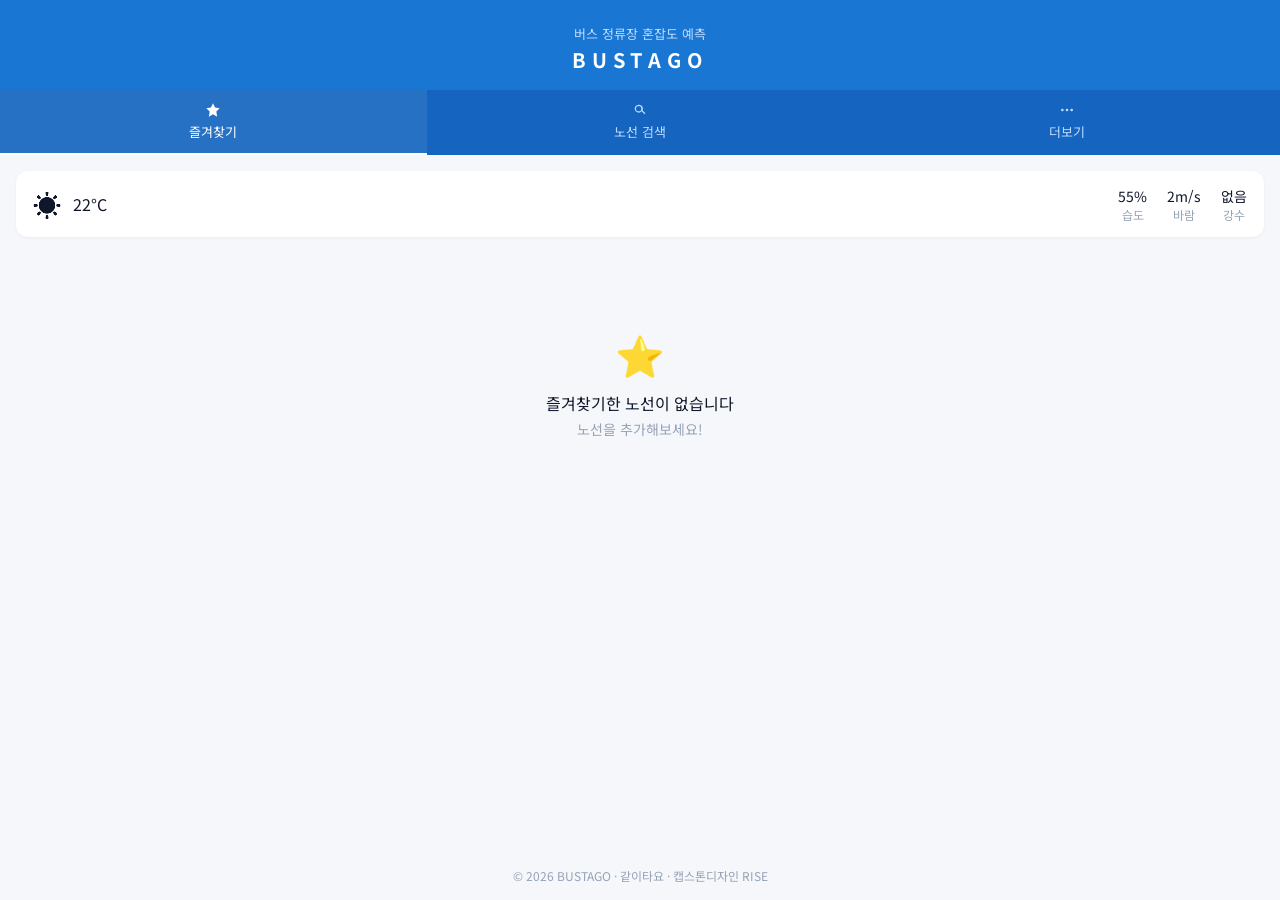
<file: archive/student-design-ref/index.html>
<!DOCTYPE html>
<html lang="ko">
<head>
  <meta charset="UTF-8" />
  <meta name="viewport" content="width=device-width, initial-scale=1.0, viewport-fit=cover" />
  <meta name="theme-color" content="#1976D2" />
  <meta name="description" content="BUSTAGO - 버스 정류장 혼잡도 예측" />
  <title>BUSTAGO - 버스 혼잡도 예측</title>
  <link rel="preconnect" href="https://fonts.googleapis.com" />
  <link rel="preconnect" href="https://fonts.gstatic.com" crossorigin />
  <link href="https://fonts.googleapis.com/css2?family=Noto+Sans+KR:wght@300;400;500;700;900&display=swap" rel="stylesheet" />
  <link rel="stylesheet" href="style.css" />
  <link rel="manifest" href="manifest.json" />
  <link rel="icon" href="data:image/svg+xml,<svg xmlns='http://www.w3.org/2000/svg' viewBox='0 0 100 100'><text y='.9em' font-size='90'>🚌</text></svg>" />
</head>
<body data-theme="light">

  <!-- 상단 헤더: 항상 중앙 정렬, 다크모드 시 색상 토큰 전환에 사용됨 -->
  <header class="app-header">
    <div class="header-sub">버스 정류장 혼잡도 예측</div>
    <div class="header-title">BUSTAGO</div>
  </header>

  <!-- 메뉴 탭: 즐겨찾기(기본 홈) / 노선 검색 / 더보기 — data-tab 값이 패널 전환 키로 사용됨 -->
  <nav class="tabs" id="tabs">
    <button class="tab active" data-tab="fav">
      <svg viewBox="0 0 24 24" class="tab-ico"><path d="M12 2l3.09 6.26L22 9.27l-5 4.87L18.18 22 12 18.27 5.82 22 7 14.14 2 9.27l6.91-1.01L12 2z" fill="currentColor"/></svg>
      <span>즐겨찾기</span>
    </button>
    <button class="tab" data-tab="search">
      <svg viewBox="0 0 24 24" class="tab-ico"><path d="M10 4a6 6 0 104.47 10.03l4.25 4.24 1.41-1.41-4.24-4.25A6 6 0 0010 4zm0 2a4 4 0 110 8 4 4 0 010-8z" fill="currentColor"/></svg>
      <span>노선 검색</span>
    </button>
    <button class="tab" data-tab="more">
      <svg viewBox="0 0 24 24" class="tab-ico"><circle cx="5" cy="12" r="2" fill="currentColor"/><circle cx="12" cy="12" r="2" fill="currentColor"/><circle cx="19" cy="12" r="2" fill="currentColor"/></svg>
      <span>더보기</span>
    </button>
  </nav>

  <!-- 메인 콘텐츠: data-panel 속성으로 탭과 1:1 매핑됨 (.active 클래스가 표시 상태로 사용됨) -->
  <main class="app-main">
    <!-- 즐겨찾기 패널 — 기본 홈. 날씨 카드 + 즐겨찾기 노선 목록 또는 빈 상태로 구성됨 -->
    <section class="tab-panel active" data-panel="fav">
      <div class="weather-card card">
        <div class="weather-left">
          <span class="weather-ico">☀️</span>
          <span class="weather-temp">22°C</span>
        </div>
        <div class="weather-right">
          <div><div class="v">55%</div><div class="l">습도</div></div>
          <div><div class="v">2m/s</div><div class="l">바람</div></div>
          <div><div class="v">없음</div><div class="l">강수</div></div>
        </div>
      </div>
      <div class="fav-list" id="favList"></div>
      <div class="empty-state" id="favEmpty">
        <div class="empty-ico">⭐</div>
        <div class="empty-title">즐겨찾기한 노선이 없습니다</div>
        <div class="empty-sub">노선을 추가해보세요!</div>
      </div>
    </section>

    <!-- 노선 검색 패널 — 검색 입력 + 결과 카운트 + 노선 카드 목록. 카드는 app.js의 routeCardHTML()로 동적 생성됨 -->
    <section class="tab-panel" data-panel="search">
      <input type="text" class="search-input" id="searchInput" placeholder="노선번호 또는 목적지 검색" />
      <div class="search-count">
        <span>검색 결과</span>
        <span><b id="searchCount">0</b>개 노선</span>
      </div>
      <div class="route-list" id="routeList"></div>
    </section>

    <!-- 더보기 패널 — 테마 토글 / 서비스 정보(인앱 시트) / 문의하기(외부 링크)로 구성됨 -->
    <section class="tab-panel" data-panel="more">
      <button class="more-item card" id="themeToggle">
        <div class="mi-left">
          <span class="mi-ico" id="themeIcon">☀️</span>
          <span id="themeLabel">라이트 모드</span>
        </div>
        <span class="switch" id="themeSwitch"><span class="thumb"></span></span>
      </button>
      <button class="more-item card" data-action="info">
        <div class="mi-left"><span class="mi-ico ico-blue">ℹ️</span><span>서비스 정보</span></div>
        <span class="chev">›</span>
      </button>
      <button class="more-item card" data-action="contact">
        <div class="mi-left"><span class="mi-ico ico-pink">✉️</span><span>문의하기</span></div>
        <span class="chev">↗</span>
      </button>
    </section>
  </main>

  <footer class="app-footer">© 2026 BUSTAGO · 같이타요 · 캡스톤디자인 RISE</footer>

  <!-- 노선 상세 바텀시트 — 노선 카드 클릭 시 표시됨. 핸들 드래그(80px 이상)로 닫기 가능 -->
  <div class="sheet-backdrop" id="sheetBackdrop"></div>
  <div class="sheet" id="routeSheet" role="dialog" aria-hidden="true">
    <div class="sheet-handle" id="sheetHandle"></div>
    <div class="sheet-header">
      <div class="sheet-title-row">
        <h2 class="sheet-title" id="sheetRouteName">송정51</h2>
        <span class="bus-badge" id="sheetBusType">일반</span>
      </div>
      <button class="fav-btn" id="sheetFavBtn">
        <span class="fav-star">☆</span><span class="fav-text">추가</span>
      </button>
    </div>
    <div class="sheet-body">
      <div class="stops-card">
        <div class="stops-meta">
          <span class="bus-ico">🚌</span>
          <span id="sheetRouteDir">출발 → 도착</span>
        </div>
        <div class="stops-track" id="sheetStops"></div>
      </div>

      <div class="congestion-card">
        <div class="cong-circle" id="sheetCongCircle">여유</div>
        <div>
          <div class="cong-title" id="sheetCongTitle">지금 탑승하세요!</div>
          <div class="cong-msg" id="sheetCongMsg">대기 인원 적음 · 탑승 가능성 높음</div>
        </div>
      </div>

      <div class="forecast-card">
        <div class="forecast-bars" id="sheetForecast"></div>
        <div class="forecast-labels" id="sheetForecastLabels"></div>
      </div>

      <div class="arrival-card">
        <div class="arrival-head"><span class="bus-ico">🚌</span><span>실시간 도착</span></div>
        <div class="arrival-row">
          <div>
            <span class="arr-name" id="sheetArrName">송정51</span>
            <span class="arr-dest" id="sheetArrDest">→ 광주역</span>
          </div>
          <div class="arr-eta">
            <div class="arr-min" id="sheetArrMin">3분</div>
            <div class="arr-stop" id="sheetArrStop">2정류장</div>
          </div>
        </div>
      </div>
    </div>
  </div>

  <!-- 서비스 정보 바텀시트 — '더보기 → 서비스 정보' 클릭 시 표시됨. 정적 콘텐츠 (버전/소속/팀) 출력에 사용됨 -->
  <div class="sheet-backdrop" id="infoBackdrop"></div>
  <div class="sheet sheet-info" id="infoSheet" role="dialog" aria-hidden="true">
    <div class="sheet-handle" id="infoHandle"></div>
    <div class="sheet-header">
      <div class="sheet-title-row"><h2 class="sheet-title">서비스 정보</h2></div>
    </div>
    <div class="sheet-body">
      <div class="info-row"><span>버전</span><b>BUSTAGO v1.0</b></div>
      <div class="info-row"><span>소속</span><b>광주대학교 캡스톤디자인 RISE</b></div>
      <div class="info-row"><span>팀</span><b>같이타요</b></div>
    </div>
  </div>

  <script src="app.js"></script>
</body>
</html>
</file>
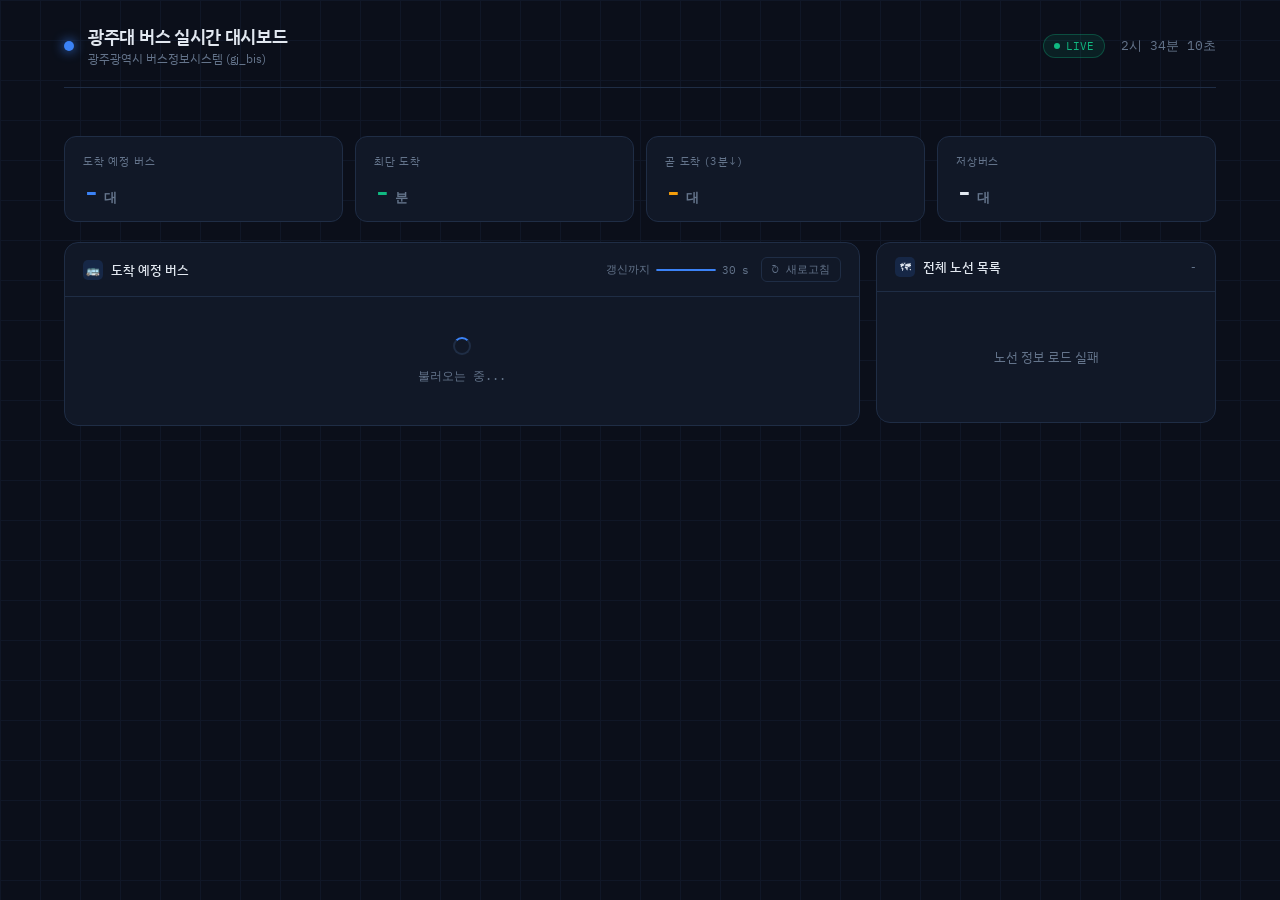
<file: docs/06_조사데이터/gj_bis_captest/captest/dashboard.html>
<!DOCTYPE html>
<html lang="ko">
<head>
<meta charset="UTF-8">
<meta name="viewport" content="width=device-width, initial-scale=1.0">
<title>광주대 버스 실시간 대시보드</title>
<link href="https://fonts.googleapis.com/css2?family=IBM+Plex+Sans+KR:wght@300;400;500;600&family=IBM+Plex+Mono:wght@400;600&display=swap" rel="stylesheet">
<style>
  :root {
    --bg:        #0b0f1a;
    --surface:   #111827;
    --surface2:  #1a2235;
    --border:    #1f2d45;
    --accent:    #3b82f6;
    --accent2:   #06b6d4;
    --green:     #10b981;
    --yellow:    #f59e0b;
    --red:       #ef4444;
    --text:      #e2e8f0;
    --muted:     #64748b;
    --mono:      'IBM Plex Mono', monospace;
    --sans:      'IBM Plex Sans KR', sans-serif;
  }

  * { margin: 0; padding: 0; box-sizing: border-box; }

  body {
    font-family: var(--sans);
    background: var(--bg);
    color: var(--text);
    min-height: 100vh;
    overflow-x: hidden;
  }

  /* 배경 그리드 */
  body::before {
    content: '';
    position: fixed;
    inset: 0;
    background-image:
      linear-gradient(var(--border) 1px, transparent 1px),
      linear-gradient(90deg, var(--border) 1px, transparent 1px);
    background-size: 40px 40px;
    opacity: 0.3;
    pointer-events: none;
    z-index: 0;
  }

  .wrap { position: relative; z-index: 1; max-width: 1200px; margin: 0 auto; padding: 24px; }

  /* 헤더 */
  header {
    display: flex;
    align-items: center;
    justify-content: space-between;
    margin-bottom: 28px;
    padding-bottom: 20px;
    border-bottom: 1px solid var(--border);
  }

  .header-left { display: flex; align-items: center; gap: 14px; }

  .logo-dot {
    width: 10px; height: 10px;
    border-radius: 50%;
    background: var(--accent);
    box-shadow: 0 0 12px var(--accent);
    animation: pulse 2s infinite;
  }

  @keyframes pulse {
    0%, 100% { box-shadow: 0 0 8px var(--accent); }
    50%       { box-shadow: 0 0 20px var(--accent); }
  }

  .header-title { font-size: 18px; font-weight: 600; letter-spacing: -0.3px; }
  .header-sub   { font-size: 12px; color: var(--muted); margin-top: 2px; }

  .header-right { display: flex; align-items: center; gap: 16px; }

  .live-badge {
    display: flex; align-items: center; gap: 6px;
    font-family: var(--mono); font-size: 11px;
    color: var(--green);
    background: rgba(16,185,129,0.1);
    border: 1px solid rgba(16,185,129,0.3);
    padding: 4px 10px; border-radius: 20px;
  }

  .live-dot {
    width: 6px; height: 6px; border-radius: 50%;
    background: var(--green);
    animation: pulse-g 1.5s infinite;
  }

  @keyframes pulse-g {
    0%, 100% { opacity: 1; }
    50%       { opacity: 0.3; }
  }

  #clock {
    font-family: var(--mono); font-size: 13px; color: var(--muted);
  }

  /* 정류소 탭 */
  .stop-tabs {
    display: flex; gap: 8px; margin-bottom: 20px;
  }

  .stop-tab {
    padding: 8px 18px;
    border-radius: 8px;
    border: 1px solid var(--border);
    background: var(--surface);
    color: var(--muted);
    font-size: 13px; font-family: var(--sans);
    cursor: pointer;
    transition: all 0.2s;
  }

  .stop-tab:hover { border-color: var(--accent); color: var(--text); }

  .stop-tab.active {
    background: rgba(59,130,246,0.15);
    border-color: var(--accent);
    color: var(--accent);
    font-weight: 500;
  }

  /* 상단 통계 카드 */
  .stats-row {
    display: grid;
    grid-template-columns: repeat(4, 1fr);
    gap: 12px;
    margin-bottom: 20px;
  }

  .stat-card {
    background: var(--surface);
    border: 1px solid var(--border);
    border-radius: 12px;
    padding: 16px 18px;
    transition: border-color 0.2s;
  }

  .stat-card:hover { border-color: var(--accent); }

  .stat-label { font-size: 11px; color: var(--muted); text-transform: uppercase; letter-spacing: 0.8px; margin-bottom: 8px; }

  .stat-value {
    font-family: var(--mono);
    font-size: 28px; font-weight: 600;
    line-height: 1;
  }

  .stat-value.blue   { color: var(--accent); }
  .stat-value.green  { color: var(--green); }
  .stat-value.yellow { color: var(--yellow); }
  .stat-value.red    { color: var(--red); }

  .stat-unit { font-size: 13px; color: var(--muted); margin-left: 4px; }

  /* 메인 그리드 */
  .main-grid {
    display: grid;
    grid-template-columns: 1fr 340px;
    gap: 16px;
  }

  /* 패널 공통 */
  .panel {
    background: var(--surface);
    border: 1px solid var(--border);
    border-radius: 14px;
    overflow: hidden;
  }

  .panel-header {
    display: flex; align-items: center; justify-content: space-between;
    padding: 14px 18px;
    border-bottom: 1px solid var(--border);
  }

  .panel-title {
    font-size: 13px; font-weight: 500; color: var(--text);
    display: flex; align-items: center; gap: 8px;
  }

  .panel-icon {
    width: 20px; height: 20px;
    background: rgba(59,130,246,0.15);
    border-radius: 5px;
    display: flex; align-items: center; justify-content: center;
    font-size: 11px;
  }

  .refresh-btn {
    font-size: 11px; font-family: var(--mono);
    color: var(--muted);
    background: none; border: 1px solid var(--border);
    border-radius: 6px; padding: 4px 10px;
    cursor: pointer; transition: all 0.2s;
  }

  .refresh-btn:hover { color: var(--accent); border-color: var(--accent); }

  /* 도착 테이블 */
  .arrive-table { width: 100%; border-collapse: collapse; }

  .arrive-table th {
    font-size: 10px; text-transform: uppercase; letter-spacing: 0.8px;
    color: var(--muted); font-weight: 400;
    padding: 10px 18px; text-align: left;
    border-bottom: 1px solid var(--border);
    background: rgba(0,0,0,0.2);
  }

  .arrive-table td {
    padding: 13px 18px;
    font-size: 13px;
    border-bottom: 1px solid rgba(31,45,69,0.5);
    vertical-align: middle;
  }

  .arrive-table tr:last-child td { border-bottom: none; }

  .arrive-table tr {
    transition: background 0.15s;
    animation: fadeIn 0.3s ease both;
  }

  .arrive-table tr:hover { background: rgba(59,130,246,0.05); }

  @keyframes fadeIn {
    from { opacity: 0; transform: translateY(4px); }
    to   { opacity: 1; transform: none; }
  }

  .line-badge {
    display: inline-block;
    padding: 3px 8px; border-radius: 5px;
    font-family: var(--mono); font-size: 12px; font-weight: 600;
    background: rgba(59,130,246,0.15);
    color: var(--accent);
    border: 1px solid rgba(59,130,246,0.3);
    white-space: nowrap;
  }

  .line-badge.kind2 { background: rgba(6,182,212,0.15); color: var(--accent2); border-color: rgba(6,182,212,0.3); }
  .line-badge.kind3 { background: rgba(245,158,11,0.15); color: var(--yellow); border-color: rgba(245,158,11,0.3); }

  .remain-bar-wrap { display: flex; align-items: center; gap: 8px; }

  .remain-bar {
    flex: 1; height: 4px;
    background: var(--border);
    border-radius: 2px;
    overflow: hidden;
  }

  .remain-bar-fill {
    height: 100%; border-radius: 2px;
    transition: width 0.5s ease;
  }

  .soon  { color: var(--green);  }
  .mid   { color: var(--yellow); }
  .far   { color: var(--muted);  }

  .arrive-flag {
    display: inline-flex; align-items: center; gap: 4px;
    font-size: 11px; font-family: var(--mono);
    padding: 2px 7px; border-radius: 4px;
  }

  .arrive-flag.imminent {
    background: rgba(16,185,129,0.15);
    color: var(--green);
    border: 1px solid rgba(16,185,129,0.3);
    animation: blink 1s infinite;
  }

  .arrive-flag.normal {
    background: rgba(100,116,139,0.1);
    color: var(--muted);
    border: 1px solid var(--border);
  }

  @keyframes blink {
    0%, 100% { opacity: 1; }
    50%       { opacity: 0.5; }
  }

  /* 우측 패널 - 노선 목록 */
  .right-col { display: flex; flex-direction: column; gap: 16px; }

  .line-list { padding: 8px 0; max-height: 380px; overflow-y: auto; }

  .line-list::-webkit-scrollbar { width: 4px; }
  .line-list::-webkit-scrollbar-track { background: transparent; }
  .line-list::-webkit-scrollbar-thumb { background: var(--border); border-radius: 2px; }

  .line-item {
    display: flex; align-items: center; justify-content: space-between;
    padding: 10px 18px;
    cursor: pointer;
    transition: background 0.15s;
    border-bottom: 1px solid rgba(31,45,69,0.4);
  }

  .line-item:hover { background: rgba(59,130,246,0.06); }
  .line-item:last-child { border-bottom: none; }

  .line-item-left { display: flex; align-items: center; gap: 10px; }

  .line-num-tag {
    font-family: var(--mono); font-size: 11px; font-weight: 600;
    padding: 2px 7px; border-radius: 4px;
    background: rgba(59,130,246,0.12);
    color: var(--accent);
    min-width: 36px; text-align: center;
  }

  .line-name { font-size: 12px; color: var(--text); max-width: 160px; white-space: nowrap; overflow: hidden; text-overflow: ellipsis; }
  .line-interval { font-family: var(--mono); font-size: 11px; color: var(--muted); }

  /* 빈 상태 */
  .empty-state {
    text-align: center; padding: 48px 24px;
    color: var(--muted); font-size: 13px;
  }

  .empty-state .icon { font-size: 32px; margin-bottom: 12px; opacity: 0.5; }

  /* 로딩 */
  .loading {
    text-align: center; padding: 40px;
    color: var(--muted); font-size: 12px; font-family: var(--mono);
  }

  .spinner {
    display: inline-block;
    width: 18px; height: 18px;
    border: 2px solid var(--border);
    border-top-color: var(--accent);
    border-radius: 50%;
    animation: spin 0.8s linear infinite;
    margin-bottom: 10px;
  }

  @keyframes spin { to { transform: rotate(360deg); } }

  /* 갱신 카운터 */
  .countdown {
    font-family: var(--mono); font-size: 11px; color: var(--muted);
    display: flex; align-items: center; gap: 6px;
  }

  .countdown-bar {
    width: 60px; height: 2px;
    background: var(--border); border-radius: 1px; overflow: hidden;
  }

  .countdown-fill {
    height: 100%; background: var(--accent);
    border-radius: 1px;
    transition: width 1s linear;
  }

  /* 저상버스 / 혼잡도 뱃지 */
  .tag {
    display: inline-block;
    font-size: 10px; font-family: var(--mono);
    padding: 1px 5px; border-radius: 3px;
    margin-left: 4px;
  }

  .tag-low  { background: rgba(16,185,129,0.15); color: var(--green); }
  .tag-ac   { background: rgba(6,182,212,0.15);  color: var(--accent2); }

  @media (max-width: 900px) {
    .stats-row { grid-template-columns: repeat(2,1fr); }
    .main-grid { grid-template-columns: 1fr; }
    .right-col { flex-direction: row; flex-wrap: wrap; }
    .right-col .panel { flex: 1 1 300px; }
  }
</style>
</head>
<body>
<div class="wrap">

  <!-- 헤더 -->
  <header>
    <div class="header-left">
      <div class="logo-dot"></div>
      <div>
        <div class="header-title">광주대 버스 실시간 대시보드</div>
        <div class="header-sub">광주광역시 버스정보시스템 (gj_bis)</div>
      </div>
    </div>
    <div class="header-right">
      <div class="live-badge"><div class="live-dot"></div> LIVE</div>
      <div id="clock">--:--:--</div>
    </div>
  </header>

  <!-- 정류소 탭 -->
  <div class="stop-tabs" id="stopTabs"></div>

  <!-- 통계 카드 -->
  <div class="stats-row">
    <div class="stat-card">
      <div class="stat-label">도착 예정 버스</div>
      <div class="stat-value blue" id="statTotal">-<span class="stat-unit">대</span></div>
    </div>
    <div class="stat-card">
      <div class="stat-label">최단 도착</div>
      <div class="stat-value green" id="statMin">-<span class="stat-unit">분</span></div>
    </div>
    <div class="stat-card">
      <div class="stat-label">곧 도착 (3분↓)</div>
      <div class="stat-value yellow" id="statSoon">-<span class="stat-unit">대</span></div>
    </div>
    <div class="stat-card">
      <div class="stat-label">저상버스</div>
      <div class="stat-value" id="statLow">-<span class="stat-unit">대</span></div>
    </div>
  </div>

  <!-- 메인 그리드 -->
  <div class="main-grid">

    <!-- 도착 정보 -->
    <div class="panel">
      <div class="panel-header">
        <div class="panel-title">
          <div class="panel-icon">🚌</div>
          도착 예정 버스
        </div>
        <div style="display:flex;align-items:center;gap:12px;">
          <div class="countdown">
            갱신까지 <div class="countdown-bar"><div class="countdown-fill" id="cdBar"></div></div>
            <span id="cdSec">30</span>s
          </div>
          <button class="refresh-btn" onclick="loadArrive()">↻ 새로고침</button>
        </div>
      </div>
      <div id="arriveBody">
        <div class="loading"><div class="spinner"></div><br>불러오는 중...</div>
      </div>
    </div>

    <!-- 우측 패널 -->
    <div class="right-col">

      <!-- 노선 목록 -->
      <div class="panel">
        <div class="panel-header">
          <div class="panel-title"><div class="panel-icon">🗺</div>전체 노선 목록</div>
          <span style="font-family:var(--mono);font-size:11px;color:var(--muted)" id="lineCount">-</span>
        </div>
        <div class="line-list" id="lineList">
          <div class="loading"><div class="spinner"></div><br>불러오는 중...</div>
        </div>
      </div>

    </div>
  </div>

</div>

<script>
const API = 'http://localhost:5000/api';

const STOPS = [];
let currentStop = null;
let countdown = 30;
let cdInterval = null;

// ── 시계 ──
function updateClock() {
  const now = new Date();
  document.getElementById('clock').textContent =
    now.toLocaleTimeString('ko-KR', {hour12: false});
}
setInterval(updateClock, 1000);
updateClock();

// ── 정류소 탭 초기화 ──
async function initStops() {
  const res = await fetch(`${API}/stops`);
  const data = await res.json();
  const tabs = document.getElementById('stopTabs');

  data.stops.forEach((stop, i) => {
    STOPS.push(stop);
    const btn = document.createElement('button');
    btn.className = 'stop-tab' + (i === 0 ? ' active' : '');
    btn.textContent = stop.name;
    btn.onclick = () => selectStop(i);
    tabs.appendChild(btn);
  });

  selectStop(0);
}

function selectStop(idx) {
  currentStop = STOPS[idx];
  document.querySelectorAll('.stop-tab').forEach((t, i) => {
    t.classList.toggle('active', i === idx);
  });
  loadArrive();
}

// ── 도착 정보 로드 ──
async function loadArrive() {
  if (!currentStop) return;
  document.getElementById('arriveBody').innerHTML =
    '<div class="loading"><div class="spinner"></div><br>불러오는 중...</div>';

  resetCountdown();

  try {
    const res = await fetch(`${API}/arrive/${currentStop.busstop_id}`);
    const data = await res.json();
    renderArrive(data.items || []);
  } catch(e) {
    document.getElementById('arriveBody').innerHTML =
      '<div class="empty-state"><div class="icon">⚠️</div>서버에 연결할 수 없습니다.<br>bus_server.py 실행 여부를 확인하세요.</div>';
  }
}

function renderArrive(items) {
  // 통계 업데이트
  const total = items.length;
  const mins  = items.map(i => parseInt(i.REMAIN_MIN) || 999);
  const minV  = mins.length ? Math.min(...mins) : null;
  const soon  = mins.filter(m => m <= 3).length;
  const low   = items.filter(i => i.LOW_BUS == 1).length;

  document.getElementById('statTotal').innerHTML = `${total}<span class="stat-unit">대</span>`;
  document.getElementById('statMin').innerHTML   = minV !== null && minV < 999
    ? `${minV}<span class="stat-unit">분</span>` : `-<span class="stat-unit">분</span>`;
  document.getElementById('statSoon').innerHTML  = `${soon}<span class="stat-unit">대</span>`;
  document.getElementById('statLow').innerHTML   = `${low}<span class="stat-unit">대</span>`;
  document.getElementById('statLow').className   = 'stat-value ' + (low > 0 ? 'green' : '');

  if (!items.length) {
    document.getElementById('arriveBody').innerHTML =
      '<div class="empty-state"><div class="icon">🚌</div>현재 도착 예정 버스가 없습니다.</div>';
    return;
  }

  // 남은 시간 기준 정렬
  items.sort((a, b) => (parseInt(a.REMAIN_MIN)||999) - (parseInt(b.REMAIN_MIN)||999));

  const maxMin = Math.max(...items.map(i => parseInt(i.REMAIN_MIN)||1));

  const rows = items.map((item, idx) => {
    const min    = parseInt(item.REMAIN_MIN) || 0;
    const stop   = parseInt(item.REMAIN_STOP) || 0;
    const kind   = item.LINE_KIND;
    const pct    = Math.max(5, 100 - Math.round((min / maxMin) * 100));
    const barClr = min <= 3 ? '#10b981' : min <= 10 ? '#f59e0b' : '#3b82f6';
    const minClr = min <= 3 ? 'soon' : min <= 10 ? 'mid' : 'far';
    const imminent = item.ARRIVE_FLAG == 1;
    const badgeKind = kind == 2 ? 'kind2' : kind == 3 ? 'kind3' : '';

    return `
      <tr style="animation-delay:${idx * 0.04}s">
        <td>
          <span class="line-badge ${badgeKind}">${item.SHORT_LINE_NAME || item.LINE_NAME}</span>
          ${item.LOW_BUS == 1 ? '<span class="tag tag-low">저상</span>' : ''}
          ${item.METRO_FLAG == 1 ? '<span class="tag tag-ac">급행</span>' : ''}
        </td>
        <td style="font-size:11px;color:var(--muted);max-width:140px;white-space:nowrap;overflow:hidden;text-overflow:ellipsis">
          ${item.DIR_START} → ${item.DIR_END}
        </td>
        <td>
          <div class="remain-bar-wrap">
            <div class="remain-bar">
              <div class="remain-bar-fill" style="width:${pct}%;background:${barClr}"></div>
            </div>
            <span class="${minClr}" style="font-family:var(--mono);font-size:13px;font-weight:600;min-width:36px">
              ${min}분
            </span>
          </div>
        </td>
        <td style="font-family:var(--mono);font-size:12px;color:var(--muted)">${stop}정류장</td>
        <td>
          <span class="arrive-flag ${imminent ? 'imminent' : 'normal'}">
            ${imminent ? '● 곧 도착' : '진행중'}
          </span>
        </td>
        <td style="font-size:11px;color:var(--muted)">${item.BUSSTOP_NAME}</td>
      </tr>`;
  }).join('');

  document.getElementById('arriveBody').innerHTML = `
    <table class="arrive-table">
      <thead>
        <tr>
          <th>노선</th>
          <th>방향</th>
          <th>도착 예정</th>
          <th>남은 정류장</th>
          <th>상태</th>
          <th>현재 위치</th>
        </tr>
      </thead>
      <tbody>${rows}</tbody>
    </table>`;
}

// ── 노선 목록 로드 ──
async function loadLines() {
  try {
    const res  = await fetch(`${API}/lines`);
    const data = await res.json();
    const items = data.items || [];

    document.getElementById('lineCount').textContent = `${items.length}개`;

    const html = items.map(line => {
      const kind = line.LINE_KIND;
      const color = kind == 2 ? 'var(--accent2)' : kind == 3 ? 'var(--yellow)' : 'var(--accent)';
      return `
        <div class="line-item">
          <div class="line-item-left">
            <span class="line-num-tag" style="color:${color}">${line.LINE_ID}</span>
            <span class="line-name">${line.LINE_NAME}</span>
          </div>
          <span class="line-interval">${line.RUN_INTERVAL}분</span>
        </div>`;
    }).join('');

    document.getElementById('lineList').innerHTML = html || '<div class="empty-state">노선 없음</div>';
  } catch(e) {
    document.getElementById('lineList').innerHTML =
      '<div class="empty-state">노선 정보 로드 실패</div>';
  }
}

// ── 카운트다운 ──
function resetCountdown() {
  countdown = 30;
  if (cdInterval) clearInterval(cdInterval);
  cdInterval = setInterval(() => {
    countdown--;
    document.getElementById('cdSec').textContent = countdown;
    document.getElementById('cdBar').style.width = `${(countdown / 30) * 100}%`;
    if (countdown <= 0) {
      loadArrive();
    }
  }, 1000);
}

// ── 초기화 ──
initStops();
loadLines();
</script>
</body>
</html>
</file>
<file: archive/student-design-ref/style.css>
/* BUSTAGO Student PWA - Styles
 * 라이트/다크 모드는 body[data-theme] 속성으로 전환됨
 * 색상은 CSS 변수(--*)로 토큰화되어 있어 테마 추가/수정에 사용됨
 */

/* 라이트 테마 토큰 (기본값) */
:root {
  --header-bg: #1976d2;
  --tab-bg: #1565c0;
  --tab-active: #2771c5;
  --page-bg: #f5f7fa;
  --card-bg: #ffffff;
  --card-border: transparent;
  --text-primary: #0f172a;
  --text-secondary: #475569;
  --text-muted: #94a3b8;
  --search-count-bg: #eff6ff;
  --search-count-fg: #1d4ed8;
  --search-input-bg: #ffffff;
  --search-input-border: #e2e8f0;
  --sheet-bg: #0f172a;
  --sheet-card: #1e293b;
  --sheet-card-border: #334155;
  --sheet-text: #ffffff;
  --sheet-sub: #cbd5e1;
}

/* 다크 테마 토큰 — body[data-theme="dark"]일 때만 적용됨 */
[data-theme="dark"] {
  --header-bg: #0f1f42;
  --tab-bg: #0c1731;
  --tab-active: #1a253f;
  --page-bg: #0b1426;
  --card-bg: #1a2438;
  --card-border: #243049;
  --text-primary: #f1f5f9;
  --text-secondary: #94a3b8;
  --text-muted: #64748b;
  --search-count-bg: #1a2438;
  --search-count-fg: #93c5fd;
  --search-input-bg: #1a2438;
  --search-input-border: #243049;
}

* { box-sizing: border-box; }
html, body {
  margin: 0;
  padding: 0;
  font-family: 'Noto Sans KR', system-ui, -apple-system, sans-serif;
  background: var(--page-bg);
  color: var(--text-primary);
  min-height: 100vh;
}
body { display: flex; flex-direction: column; min-height: 100vh; }
button { font-family: inherit; cursor: pointer; }
input { font-family: inherit; }

/* ====================================================
 * 헤더 + 탭 — 항상 화면 상단에 고정 배치되는 영역
 * ==================================================== */

/* 상단 'BUSTAGO' 헤더 영역에 사용됨 */
.app-header {
  background: var(--header-bg);
  color: #fff;
  padding: 24px 16px 16px;
  text-align: center;
  transition: background 0.2s;
}
.header-sub { color: #bfdbfe; font-size: 13px; }
[data-theme="dark"] .header-sub { color: #94a3b8; }
.header-title { font-weight: 700; letter-spacing: 0.3em; margin-top: 2px; font-size: 20px; }

/* 메뉴 탭 바 — 3등분 그리드. .active 클래스로 강조됨 */
.tabs {
  display: grid;
  grid-template-columns: repeat(3, 1fr);
  background: var(--tab-bg);
  color: #bfdbfe;
  transition: background 0.2s;
}
[data-theme="dark"] .tabs { color: #94a3b8; border-bottom: 1px solid #243049; }
.tab {
  background: transparent;
  border: none;
  border-bottom: 2px solid transparent;
  color: inherit;
  padding: 12px 4px;
  display: flex;
  flex-direction: column;
  align-items: center;
  gap: 4px;
  font-size: 13px;
  transition: background 0.2s, color 0.2s;
}
.tab .tab-ico { width: 16px; height: 16px; }
.tab.active {
  background: var(--tab-active);
  color: #fff;
  border-bottom-color: #fff;
}
[data-theme="dark"] .tab.active { border-bottom-color: #60a5fa; }

/* ====================================================
 * 메인 / 카드 공통
 * ==================================================== */

/* 패널 컨테이너 — .tab-panel.active만 표시됨 */
.app-main { flex: 1; padding: 16px; display: flex; flex-direction: column; gap: 12px; }
.tab-panel { display: none; flex-direction: column; gap: 12px; }
.tab-panel.active { display: flex; }

/* 모든 카드 컴포넌트 공통 외형 — 날씨/노선/더보기 항목 등에서 재사용됨 */
.card {
  background: var(--card-bg);
  border: 1px solid var(--card-border);
  border-radius: 12px;
  box-shadow: 0 1px 3px rgba(0,0,0,0.05);
}

/* 즐겨찾기 탭 상단의 날씨 요약 카드에 사용됨 (현재는 정적 더미 값) */
.weather-card {
  display: flex;
  align-items: center;
  justify-content: space-between;
  padding: 12px 16px;
}
.weather-left { display: flex; align-items: center; gap: 12px; }
.weather-ico { font-size: 28px; }
.weather-temp { color: var(--text-primary); font-size: 16px; }
.weather-right { display: flex; gap: 20px; text-align: center; }
.weather-right .v { color: var(--text-primary); font-size: 14px; }
.weather-right .l { color: var(--text-muted); font-size: 12px; }

/* 즐겨찾기 노선이 없을 때 표시되는 안내 영역 — JS에서 .show 클래스 토글로 사용됨 */
.empty-state {
  display: none;
  flex-direction: column;
  align-items: center;
  padding-top: 64px;
  text-align: center;
}
.empty-state.show { display: flex; }
.empty-ico { font-size: 40px; margin-bottom: 8px; }
.empty-title { color: var(--text-primary); }
.empty-sub { color: var(--text-muted); margin-top: 4px; font-size: 14px; }

/* ====================================================
 * 노선 검색
 * ==================================================== */

/* 검색어 입력 필드에 사용됨 */
.search-input {
  background: var(--search-input-bg);
  border: 1px solid var(--search-input-border);
  color: var(--text-primary);
  height: 48px;
  border-radius: 12px;
  padding: 0 16px;
  width: 100%;
  outline: none;
  font-size: 14px;
}
.search-input::placeholder { color: var(--text-muted); }
/* '검색 결과 N개 노선' 표기 줄에 사용됨 */
.search-count {
  background: var(--search-count-bg);
  color: var(--search-count-fg);
  border-radius: 12px;
  padding: 10px 16px;
  display: flex;
  justify-content: space-between;
  font-size: 14px;
}
.search-count b { color: var(--search-count-fg); font-weight: 700; }

/* 노선 카드 (검색 결과 / 즐겨찾기 공통) — app.js의 routeCardHTML()로 동적 생성됨
 * route-card는 div + role="button"으로 사용 (내부에 별 버튼 중첩을 허용하기 위함) */
.route-list, .fav-list { display: flex; flex-direction: column; gap: 8px; }
.route-card {
  display: flex;
  align-items: center;
  justify-content: space-between;
  padding: 12px 16px;
  background: var(--card-bg);
  border: 1px solid var(--card-border);
  border-radius: 12px;
  box-shadow: 0 1px 3px rgba(0,0,0,0.05);
  text-align: left;
  width: 100%;
}
.route-card:active { background: var(--page-bg); }
.rc-left { display: flex; align-items: center; gap: 12px; }
.rc-icon {
  width: 40px; height: 40px; border-radius: 50%;
  display: flex; align-items: center; justify-content: center;
  font-size: 18px;
}
.rc-name-row { display: flex; align-items: center; gap: 6px; }
.rc-name { color: var(--text-primary); font-size: 15px; }
.rc-dir { color: var(--text-secondary); font-size: 13px; margin-top: 2px; }
/* 노선 이름 우측의 버스 유형 배지(저상/고속/일반) — 배경색은 JS에서 인라인 지정됨 */
.bus-badge {
  color: #fff;
  font-size: 10px;
  padding: 2px 6px;
  border-radius: 4px;
}
/* 노선 카드 우측의 혼잡도 배지 (여유/보통/혼잡/매우혼잡) */
.cong-badge {
  color: #fff;
  font-size: 12px;
  padding: 4px 10px;
  border-radius: 999px;
}
.rc-right { display: flex; align-items: center; gap: 8px; }
/* 카드 내부 즐겨찾기 별 — span 요소를 버튼처럼 사용 (.on=등록 / .off=미등록) */
.rc-fav {
  display: inline-flex; align-items: center; justify-content: center;
  background: transparent; border: none; padding: 4px;
  font-size: 20px; line-height: 1; cursor: pointer; user-select: none;
}
.rc-fav.on { color: #facc15; }
.rc-fav.off { color: var(--text-muted); }

/* ====================================================
 * 더보기 탭
 * ==================================================== */

/* 더보기 탭의 행 항목 공통 외형 — 테마 토글 / 서비스 정보 / 문의하기에 사용됨 */
.more-item {
  display: flex;
  align-items: center;
  justify-content: space-between;
  padding: 14px 16px;
  background: var(--card-bg);
  border: 1px solid var(--card-border);
  border-radius: 12px;
  width: 100%;
}
.mi-left { display: flex; align-items: center; gap: 12px; color: var(--text-primary); }
.mi-ico { font-size: 18px; }
.ico-blue { color: #3b82f6; }
.ico-pink { color: #f472b6; }
.chev { color: var(--text-muted); font-size: 18px; }
/* 다크/라이트 모드 스위치 — body[data-theme="dark"]일 때 thumb가 우측으로 이동함 */
.switch {
  position: relative; width: 44px; height: 24px;
  background: #cbd5e1; border-radius: 999px; transition: background 0.2s;
  display: inline-block;
}
[data-theme="dark"] .switch { background: #3b82f6; }
.switch .thumb {
  position: absolute; top: 2px; left: 2px;
  width: 20px; height: 20px; background: #fff; border-radius: 50%;
  transition: transform 0.2s;
}
[data-theme="dark"] .switch .thumb { transform: translateX(20px); }

.app-footer {
  text-align: center;
  color: var(--text-muted);
  padding: 16px;
  font-size: 12px;
}

/* ====================================================
 * 바텀시트 (노선 상세 + 서비스 정보 공통)
 *  - .open 클래스로 열림 상태 토글됨
 *  - transition은 0.37s = JS의 SHEET_ANIM_MS와 동일해야 함
 * ==================================================== */

/* 시트 뒤 어두운 배경 — 클릭하면 시트가 닫힘 */
.sheet-backdrop {
  position: fixed; inset: 0;
  background: rgba(0,0,0,0.5);
  opacity: 0;
  pointer-events: none;
  transition: opacity 0.35s ease;
  z-index: 50;
}
.sheet-backdrop.open { opacity: 1; pointer-events: auto; }

/* 시트 본체 — 화면 하단에서 위로 슬라이드 인 */
.sheet {
  position: fixed;
  left: 0; right: 0; bottom: 0;
  background: var(--sheet-bg);
  color: var(--sheet-text);
  border-top-left-radius: 20px;
  border-top-right-radius: 20px;
  transform: translateY(100%);
  transition: transform 0.37s cubic-bezier(0.32, 0.72, 0, 1);
  max-height: 92vh;
  display: flex;
  flex-direction: column;
  z-index: 60;
  touch-action: none;
}
.sheet.open { transform: translateY(0); }
/* 시트 상단 드래그 핸들 — JS의 attachDragClose()로 아래 스와이프 닫기 트리거에 사용됨 */
.sheet-handle {
  width: 48px; height: 5px;
  background: #475569;
  border-radius: 999px;
  margin: 10px auto 4px;
  cursor: grab;
}
.sheet-header {
  display: flex;
  align-items: flex-start;
  justify-content: space-between;
  padding: 8px 16px 12px;
}
.sheet-title-row { display: flex; align-items: center; gap: 8px; }
.sheet-title { color: #fff; margin: 0; font-size: 20px; font-weight: 700; }
.sheet-body {
  padding: 0 16px 24px;
  overflow-y: auto;
  display: flex; flex-direction: column; gap: 14px;
}

/* 시트 헤더 우측의 즐겨찾기 토글 버튼 (.on 클래스로 등록 상태 표시) */
.fav-btn {
  display: inline-flex; align-items: center; gap: 4px;
  padding: 6px 12px; border-radius: 999px;
  background: #1e293b; border: 1px solid #334155;
  color: #cbd5e1; font-size: 13px;
}
.fav-btn.on {
  background: rgba(250, 204, 21, 0.1);
  border-color: rgba(250, 204, 21, 0.4);
  color: #fde047;
}
.fav-star { font-size: 14px; }

/* 시트 내부 — 정류장 진행 트랙
 *  past=흐림 / current=흰 하이라이트 원 / future=반투명 */
.stops-card {
  background: rgba(30, 58, 138, 0.4);
  border: 1px solid rgba(30, 64, 175, 0.5);
  border-radius: 16px;
  padding: 16px;
}
.stops-meta { display: flex; align-items: center; gap: 8px; color: #bfdbfe; margin-bottom: 12px; font-size: 13px; }
.stops-track {
  display: flex; gap: 4px; padding: 8px 0;
  overflow-x: auto;
  justify-content: space-between;
}
.stop-item {
  display: flex; flex-direction: column; align-items: center; gap: 6px;
  min-width: 60px;
}
.stop-dot {
  width: 12px; height: 12px; border-radius: 50%;
  background: rgba(96, 165, 250, 0.3);
  border: 1px solid rgba(96, 165, 250, 0.4);
}
.stop-dot.past { background: #475569; border: none; }
.stop-dot.current {
  width: 20px; height: 20px; background: #fff;
  box-shadow: 0 0 12px rgba(255,255,255,0.8);
  border: 4px solid rgba(96, 165, 250, 0.4);
}
.stop-name { text-align: center; font-size: 11px; color: rgba(147,197,253,0.5); }
.stop-name.past { color: #64748b; }
.stop-name.current { color: #fff; font-weight: 500; }

/* 시트 내부 — 현재 혼잡도 원 + 안내 메시지 카드 */
.congestion-card {
  background: rgba(30, 41, 59, 0.7);
  border-radius: 16px;
  padding: 16px;
  display: flex; align-items: center; gap: 16px;
}
.cong-circle {
  width: 80px; height: 80px; border-radius: 50%;
  display: flex; align-items: center; justify-content: center;
  color: #fff; flex-shrink: 0;
}
.cong-title { color: #fff; margin-bottom: 4px; font-size: 15px; }
.cong-msg { color: #94a3b8; font-size: 13px; }

/* 시트 내부 — 시간대별 수직 막대 그래프 카드
 *  높이는 혼잡도 레벨(0~3)에 비례, 현재 시간대는 .current 클래스로 강조됨 */
.forecast-card {
  background: rgba(30, 41, 59, 0.5);
  border: 1px solid rgba(51, 65, 85, 0.5);
  border-radius: 16px;
  padding: 16px;
}
.forecast-bars {
  display: flex; align-items: flex-end; justify-content: space-between;
  gap: 8px; height: 112px;
}
.fc-col { flex: 1; display: flex; flex-direction: column; justify-content: flex-end; height: 100%; }
.fc-bar { width: 100%; border-radius: 6px 6px 0 0; transition: all 0.2s; }
.fc-bar.current { outline: 2px solid #fff; }
.forecast-labels { display: flex; margin-top: 8px; }
.fc-label { flex: 1; text-align: center; color: #94a3b8; font-size: 12px; }
.fc-label.current { color: #4ade80; }

/* 시트 내부 — 실시간 도착 정보 카드 (현재 단일 행, 추후 다중 행 확장 예정) */
.arrival-card {
  background: rgba(30, 41, 59, 0.7);
  border-radius: 16px;
  padding: 16px;
}
.arrival-head { display: flex; align-items: center; gap: 8px; color: #cbd5e1; margin-bottom: 12px; font-size: 14px; }
.arrival-row {
  display: flex; align-items: center; justify-content: space-between;
  border-left: 4px solid #60a5fa; padding-left: 12px;
}
.arr-name { color: #60a5fa; font-weight: 500; }
.arr-dest { color: #94a3b8; margin-left: 8px; font-size: 13px; }
.arr-min { color: #4ade80; font-weight: 700; }
.arr-stop { color: #64748b; font-size: 12px; text-align: right; }

/* 서비스 정보 시트의 항목 행 — '버전 / 소속 / 팀' 같은 라벨-값 쌍에 사용됨 */
.info-row {
  background: #1e293b; border: 1px solid #334155;
  border-radius: 12px; padding: 12px 16px;
  display: flex; justify-content: space-between; align-items: center;
}
.info-row span { color: #94a3b8; }
.info-row b { color: #f1f5f9; font-weight: 500; }
</file>
